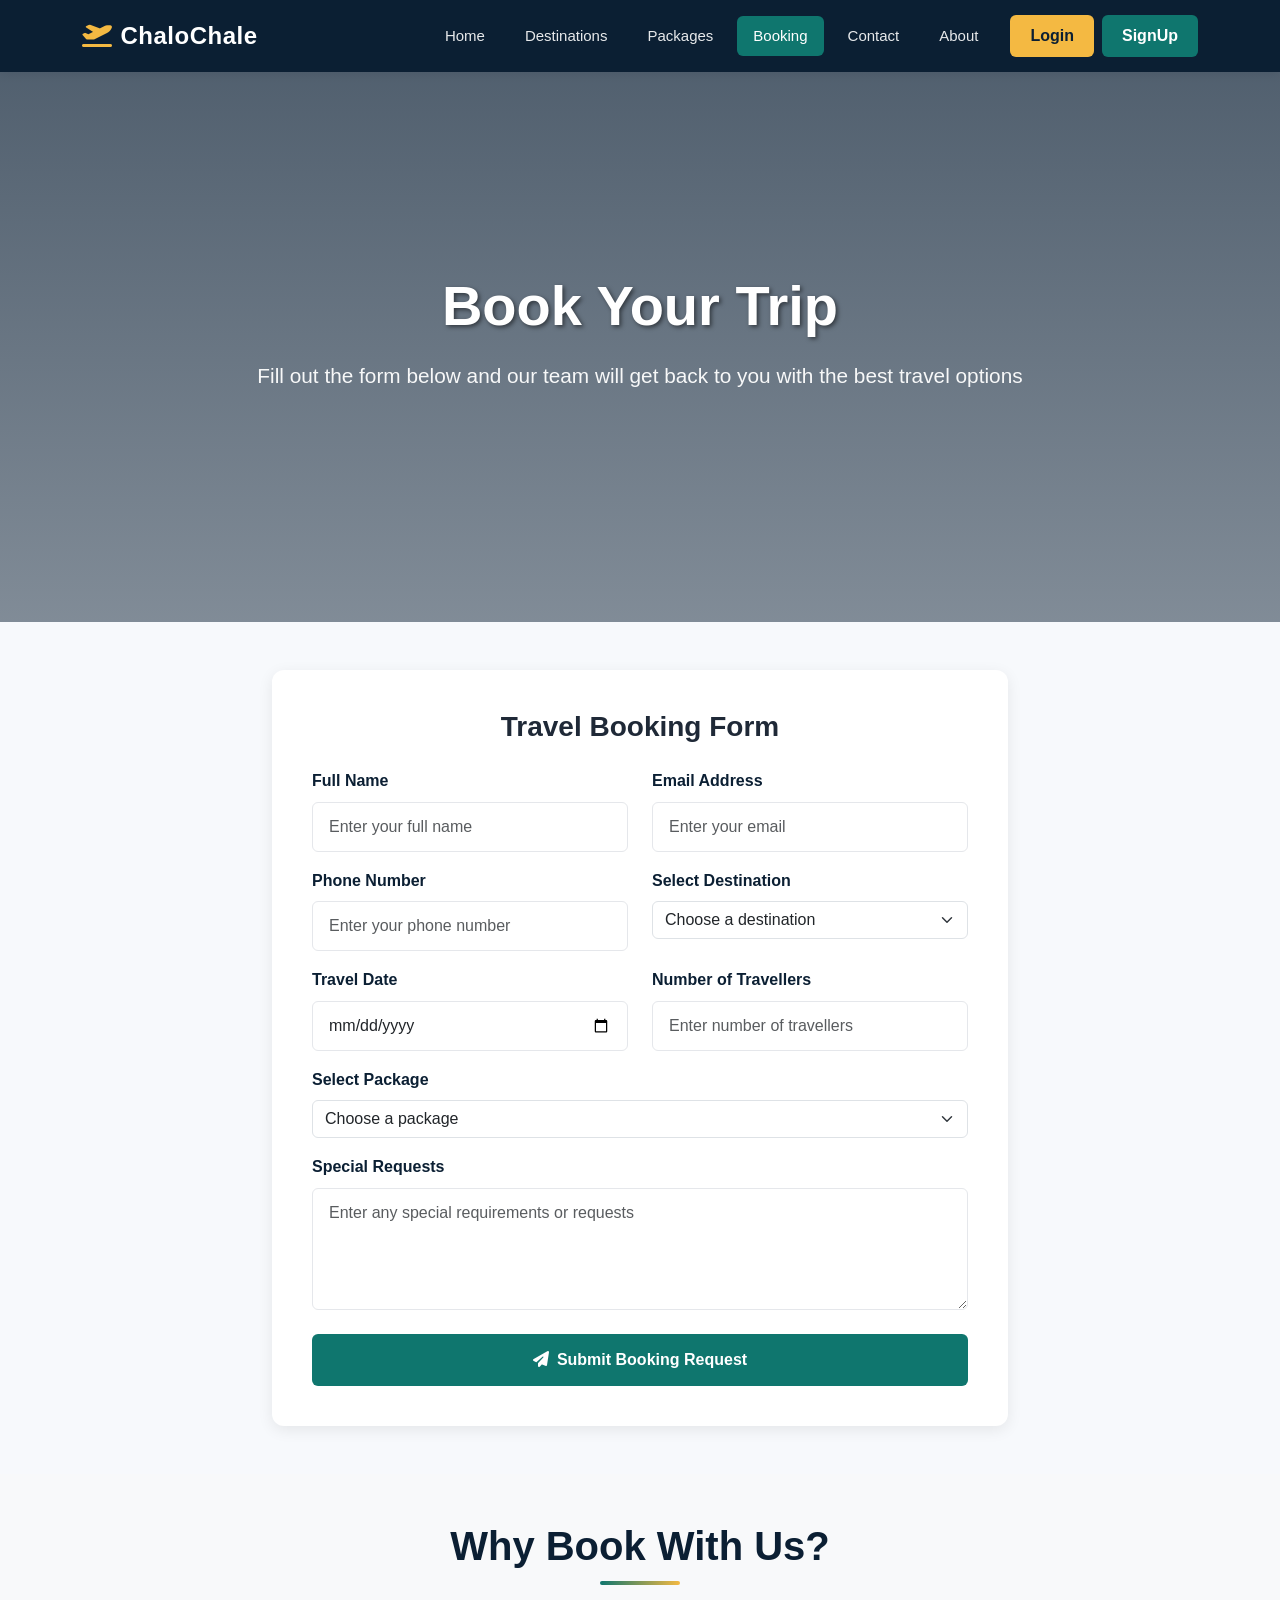
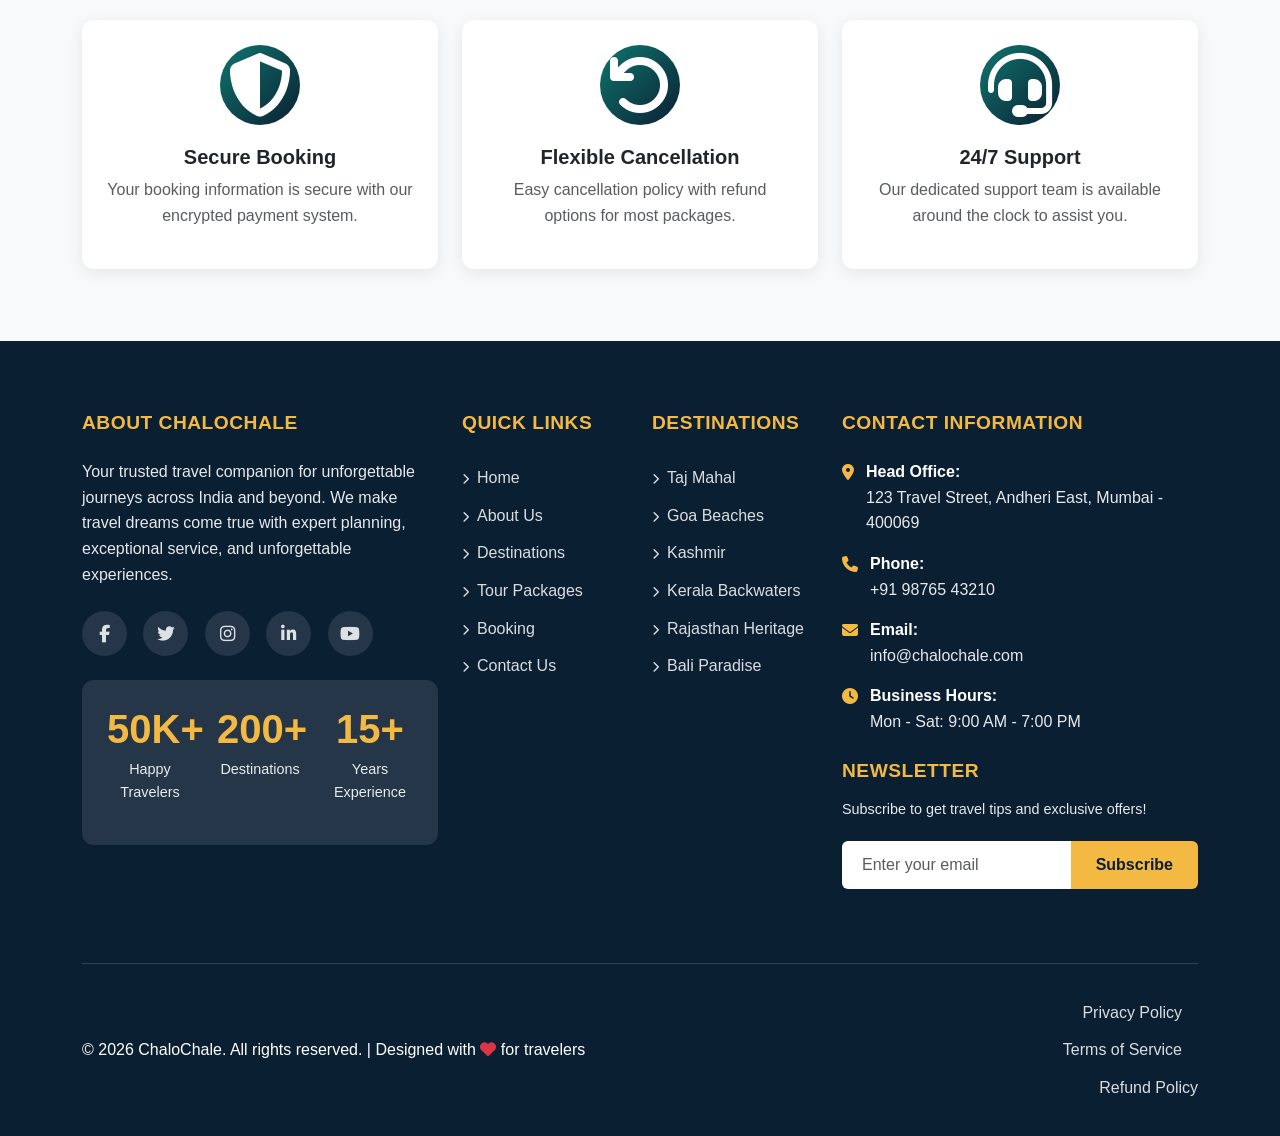
<file: Booking.html>
<!DOCTYPE html>
<html lang="en">
<head>
    <meta charset="UTF-8">
    <meta name="viewport" content="width=device-width, initial-scale=1.0">
    <title>Booking - ChaloChale</title>
    <link href="https://cdn.jsdelivr.net/npm/bootstrap@5.3.8/dist/css/bootstrap.min.css" rel="stylesheet"
        integrity="sha384-sRIl4kxILFvY47J16cr9ZwB07vP4J8+LH7qKQnuqkuIAvNWLzeN8tE5YBujZqJLB" crossorigin="anonymous">
    <link rel="stylesheet" href="https://cdnjs.cloudflare.com/ajax/libs/font-awesome/6.4.0/css/all.min.css">
    <link rel="stylesheet" href="css/styles.css">
</head>
<body>
    <nav class="navbar navbar-expand-lg navbar-dark">
        <div class="container">
            <a class="navbar-brand" href="index.html">
                <i class="fas fa-plane-departure me-2"></i>ChaloChale
            </a>

            <button class="navbar-toggler" type="button" data-bs-toggle="collapse"
                data-bs-target="#navbarSupportedContent">
                <span class="navbar-toggler-icon"></span>
            </button>

            <div class="collapse navbar-collapse" id="navbarSupportedContent">
                <ul class="navbar-nav ms-auto align-items-center">
                    <li class="nav-item">
                        <a class="nav-link" href="index.html">Home</a>
                    </li>
                    <li class="nav-item">
                        <a class="nav-link" href="destination.html">Destinations</a>
                    </li>
                    <li class="nav-item">
                        <a class="nav-link" href="packages.html">Packages</a>
                    </li>
                    <li class="nav-item">
                        <a class="nav-link active" href="Booking.html">Booking</a>
                    </li>
                    <li class="nav-item">
                        <a class="nav-link" href="contact.html">Contact</a>
                    </li>
                    <li class="nav-item">
                        <a class="nav-link" href="About.html">About</a>
                    </li>
                </ul>

                <a href="login.html" class="auth-btn login-btn ms-3">Login</a>
                <a href="signup.html" class="auth-btn signup-btn ms-2">SignUp</a>
            </div>
        </div>
    </nav>

    <!-- Hero Section -->
    <section class="hero-section" style="background-image: url('https://images.unsplash.com/photo-1436491865332-7a61a109cc05?ixlib=rb-4.0.3&auto=format&fit=crop&w=1920&q=80');">
        <div class="hero-overlay"></div>
        <div class="hero-content">
            <h1>Book Your Trip</h1>
            <p>Fill out the form below and our team will get back to you with the best travel options</p>
        </div>
    </section>

    <!-- Booking Form Section -->
    <section class="py-5">
        <div class="container">
            <div class="row justify-content-center">
                <div class="col-12 col-md-10 col-lg-8">
                    <div class="form-container">
                        <h3 class="text-center fw-bold mb-4">Travel Booking Form</h3>
                        <form>
                            <div class="row">
                                <div class="col-12 col-md-6 mb-3">
                                    <label class="form-label">Full Name</label>
                                    <input type="text" class="form-control" placeholder="Enter your full name" required>
                                </div>
                                <div class="col-12 col-md-6 mb-3">
                                    <label class="form-label">Email Address</label>
                                    <input type="email" class="form-control" placeholder="Enter your email" required>
                                </div>
                            </div>

                            <div class="row">
                                <div class="col-12 col-md-6 mb-3">
                                    <label class="form-label">Phone Number</label>
                                    <input type="tel" class="form-control" placeholder="Enter your phone number" required>
                                </div>
                                <div class="col-12 col-md-6 mb-3">
                                    <label class="form-label">Select Destination</label>
                                    <select class="form-select" required>
                                        <option value="">Choose a destination</option>
                                        <option>Goa</option>
                                        <option>Kashmir</option>
                                        <option>Kerala</option>
                                        <option>Manali</option>
                                        <option>Jaipur</option>
                                        <option>Agra (Taj Mahal)</option>
                                        <option>Leh Ladakh</option>
                                        <option>Bali</option>
                                        <option>Nepal</option>
                                        <option>Varanasi</option>
                                        <option>Amritsar</option>
                                        <option>Mysore</option>
                                    </select>
                                </div>
                            </div>

                            <div class="row">
                                <div class="col-12 col-md-6 mb-3">
                                    <label class="form-label">Travel Date</label>
                                    <input type="date" class="form-control" required>
                                </div>
                                <div class="col-12 col-md-6 mb-3">
                                    <label class="form-label">Number of Travellers</label>
                                    <input type="number" class="form-control" placeholder="Enter number of travellers" min="1" required>
                                </div>
                            </div>

                            <div class="mb-3">
                                <label class="form-label">Select Package</label>
                                <select class="form-select" required>
                                    <option value="">Choose a package</option>
                                    <option>Goa Beach Package - ₹15,999</option>
                                    <option>Jaipur Heritage Package - ₹15,999</option>
                                    <option>Kashmir Paradise Package - ₹25,999</option>
                                    <option>Kerala Backwaters Package - ₹22,999</option>
                                    <option>Manali Adventure Package - ₹18,999</option>
                                    <option>Ladakh Expedition Package - ₹35,999</option>
                                    <option>Custom Package</option>
                                </select>
                            </div>

                            <div class="mb-4">
                                <label class="form-label">Special Requests</label>
                                <textarea class="form-control" rows="4" placeholder="Enter any special requirements or requests"></textarea>
                            </div>

                            <button type="submit" class="btn btn-submit">
                                <i class="fas fa-paper-plane me-2"></i>Submit Booking Request
                            </button>
                        </form>
                    </div>
                </div>
            </div>
        </div>
    </section>

    <!-- Information Section -->
    <section class="py-5 bg-light">
        <div class="container">
            <h2 class="section-title">Why Book With Us?</h2>
            <div class="row">
                <div class="col-md-4 mb-4">
                    <div class="card h-100">
                        <div class="card-body text-center">
                            <div class="feature-icon">
                                <i class="fas fa-shield-alt fa-2x"></i>
                            </div>
                            <h5 class="fw-bold">Secure Booking</h5>
                            <p class="text-muted">Your booking information is secure with our encrypted payment system.</p>
                        </div>
                    </div>
                </div>
                <div class="col-md-4 mb-4">
                    <div class="card h-100">
                        <div class="card-body text-center">
                            <div class="feature-icon">
                                <i class="fas fa-undo fa-2x"></i>
                            </div>
                            <h5 class="fw-bold">Flexible Cancellation</h5>
                            <p class="text-muted">Easy cancellation policy with refund options for most packages.</p>
                        </div>
                    </div>
                </div>
                <div class="col-md-4 mb-4">
                    <div class="card h-100">
                        <div class="card-body text-center">
                            <div class="feature-icon">
                                <i class="fas fa-headset fa-2x"></i>
                            </div>
                            <h5 class="fw-bold">24/7 Support</h5>
                            <p class="text-muted">Our dedicated support team is available around the clock to assist you.</p>
                        </div>
                    </div>
                </div>
            </div>
        </div>
    </section>

    <!-- Footer -->
    <footer>
        <div class="container">
            <div class="row">
                <div class="col-lg-4 mb-4">
                    <h5>About ChaloChale</h5>
                    <p class="mb-4" style="opacity: 0.9;">Your trusted travel companion for unforgettable journeys across India and beyond. We make travel dreams come true with expert planning, exceptional service, and unforgettable experiences.</p>
                    <div class="social-icons">
                        <a href="#" title="Facebook"><i class="fab fa-facebook-f"></i></a>
                        <a href="#" title="Twitter"><i class="fab fa-twitter"></i></a>
                        <a href="#" title="Instagram"><i class="fab fa-instagram"></i></a>
                        <a href="#" title="LinkedIn"><i class="fab fa-linkedin-in"></i></a>
                        <a href="#" title="YouTube"><i class="fab fa-youtube"></i></a>
                    </div>

                    <div class="stats mt-4">
                        <div class="row">
                            <div class="col-4 stat-item">
                                <h3>50K+</h3>
                                <p>Happy Travelers</p>
                            </div>
                            <div class="col-4 stat-item">
                                <h3>200+</h3>
                                <p>Destinations</p>
                            </div>
                            <div class="col-4 stat-item">
                                <h3>15+</h3>
                                <p>Years Experience</p>
                            </div>
                        </div>
                    </div>
                </div>

                <div class="col-lg-2 col-md-4 mb-4">
                    <h5>Quick Links</h5>
                    <ul class="list-unstyled">
                        <li><a href="index.html"><i class="fas fa-chevron-right me-2" style="font-size: 0.7rem;"></i>Home</a></li>
                        <li><a href="About.html"><i class="fas fa-chevron-right me-2" style="font-size: 0.7rem;"></i>About Us</a></li>
                        <li><a href="destination.html"><i class="fas fa-chevron-right me-2" style="font-size: 0.7rem;"></i>Destinations</a></li>
                        <li><a href="packages.html"><i class="fas fa-chevron-right me-2" style="font-size: 0.7rem;"></i>Tour Packages</a></li>
                        <li><a href="Booking.html"><i class="fas fa-chevron-right me-2" style="font-size: 0.7rem;"></i>Booking</a></li>
                        <li><a href="contact.html"><i class="fas fa-chevron-right me-2" style="font-size: 0.7rem;"></i>Contact Us</a></li>
                    </ul>
                </div>

                <div class="col-lg-2 col-md-4 mb-4">
                    <h5>Destinations</h5>
                    <ul class="list-unstyled">
                        <li><a href="destination.html"><i class="fas fa-chevron-right me-2" style="font-size: 0.7rem;"></i>Taj Mahal</a></li>
                        <li><a href="destination.html"><i class="fas fa-chevron-right me-2" style="font-size: 0.7rem;"></i>Goa Beaches</a></li>
                        <li><a href="destination.html"><i class="fas fa-chevron-right me-2" style="font-size: 0.7rem;"></i>Kashmir</a></li>
                        <li><a href="destination.html"><i class="fas fa-chevron-right me-2" style="font-size: 0.7rem;"></i>Kerala Backwaters</a></li>
                        <li><a href="destination.html"><i class="fas fa-chevron-right me-2" style="font-size: 0.7rem;"></i>Rajasthan Heritage</a></li>
                        <li><a href="destination.html"><i class="fas fa-chevron-right me-2" style="font-size: 0.7rem;"></i>Bali Paradise</a></li>
                    </ul>
                </div>

                <div class="col-lg-4 col-md-4 mb-4">
                    <h5>Contact Information</h5>
                    <div class="contact-item">
                        <i class="fas fa-map-marker-alt"></i>
                        <div>
                            <strong>Head Office:</strong><br>
                            <span style="opacity: 0.9;">123 Travel Street, Andheri East, Mumbai - 400069</span>
                        </div>
                    </div>
                    <div class="contact-item">
                        <i class="fas fa-phone"></i>
                        <div>
                            <strong>Phone:</strong><br>
                            <span style="opacity: 0.9;">+91 98765 43210</span>
                        </div>
                    </div>
                    <div class="contact-item">
                        <i class="fas fa-envelope"></i>
                        <div>
                            <strong>Email:</strong><br>
                            <span style="opacity: 0.9;">info@chalochale.com</span>
                        </div>
                    </div>
                    <div class="contact-item">
                        <i class="fas fa-clock"></i>
                        <div>
                            <strong>Business Hours:</strong><br>
                            <span style="opacity: 0.9;">Mon - Sat: 9:00 AM - 7:00 PM</span>
                        </div>
                    </div>

                    <h5 class="mt-4 mb-3">Newsletter</h5>
                    <p style="opacity: 0.9; font-size: 0.9rem;">Subscribe to get travel tips and exclusive offers!</p>
                    <form class="newsletter-form">
                        <div class="input-group">
                            <input type="email" class="form-control" placeholder="Enter your email">
                            <button type="submit" class="btn">Subscribe</button>
                        </div>
                    </form>
                </div>
            </div>

            <div class="footer-bottom">
                <div class="row align-items-center">
                    <div class="col-md-6 text-center text-md-start">
                        <p class="mb-0">&copy; 2026 ChaloChale. All rights reserved. | Designed with <i class="fas fa-heart text-danger"></i> for travelers</p>
                    </div>
                    <div class="col-md-6 text-center text-md-end mt-3 mt-md-0">
                        <a href="#" class="me-3">Privacy Policy</a>
                        <a href="#" class="me-3">Terms of Service</a>
                        <a href="#">Refund Policy</a>
                    </div>
                </div>
            </div>
        </div>
    </footer>

    <script src="https://cdn.jsdelivr.net/npm/bootstrap@5.3.8/dist/js/bootstrap.bundle.min.js"
        integrity="sha384-FKyoEForCGlyvwx9Hj09JcYn3nv7wiPVlz7YYwJrWVcXK/BmnVDxM+D2scQbITxI"
        crossorigin="anonymous"></script>
</body>
</html>
</file>
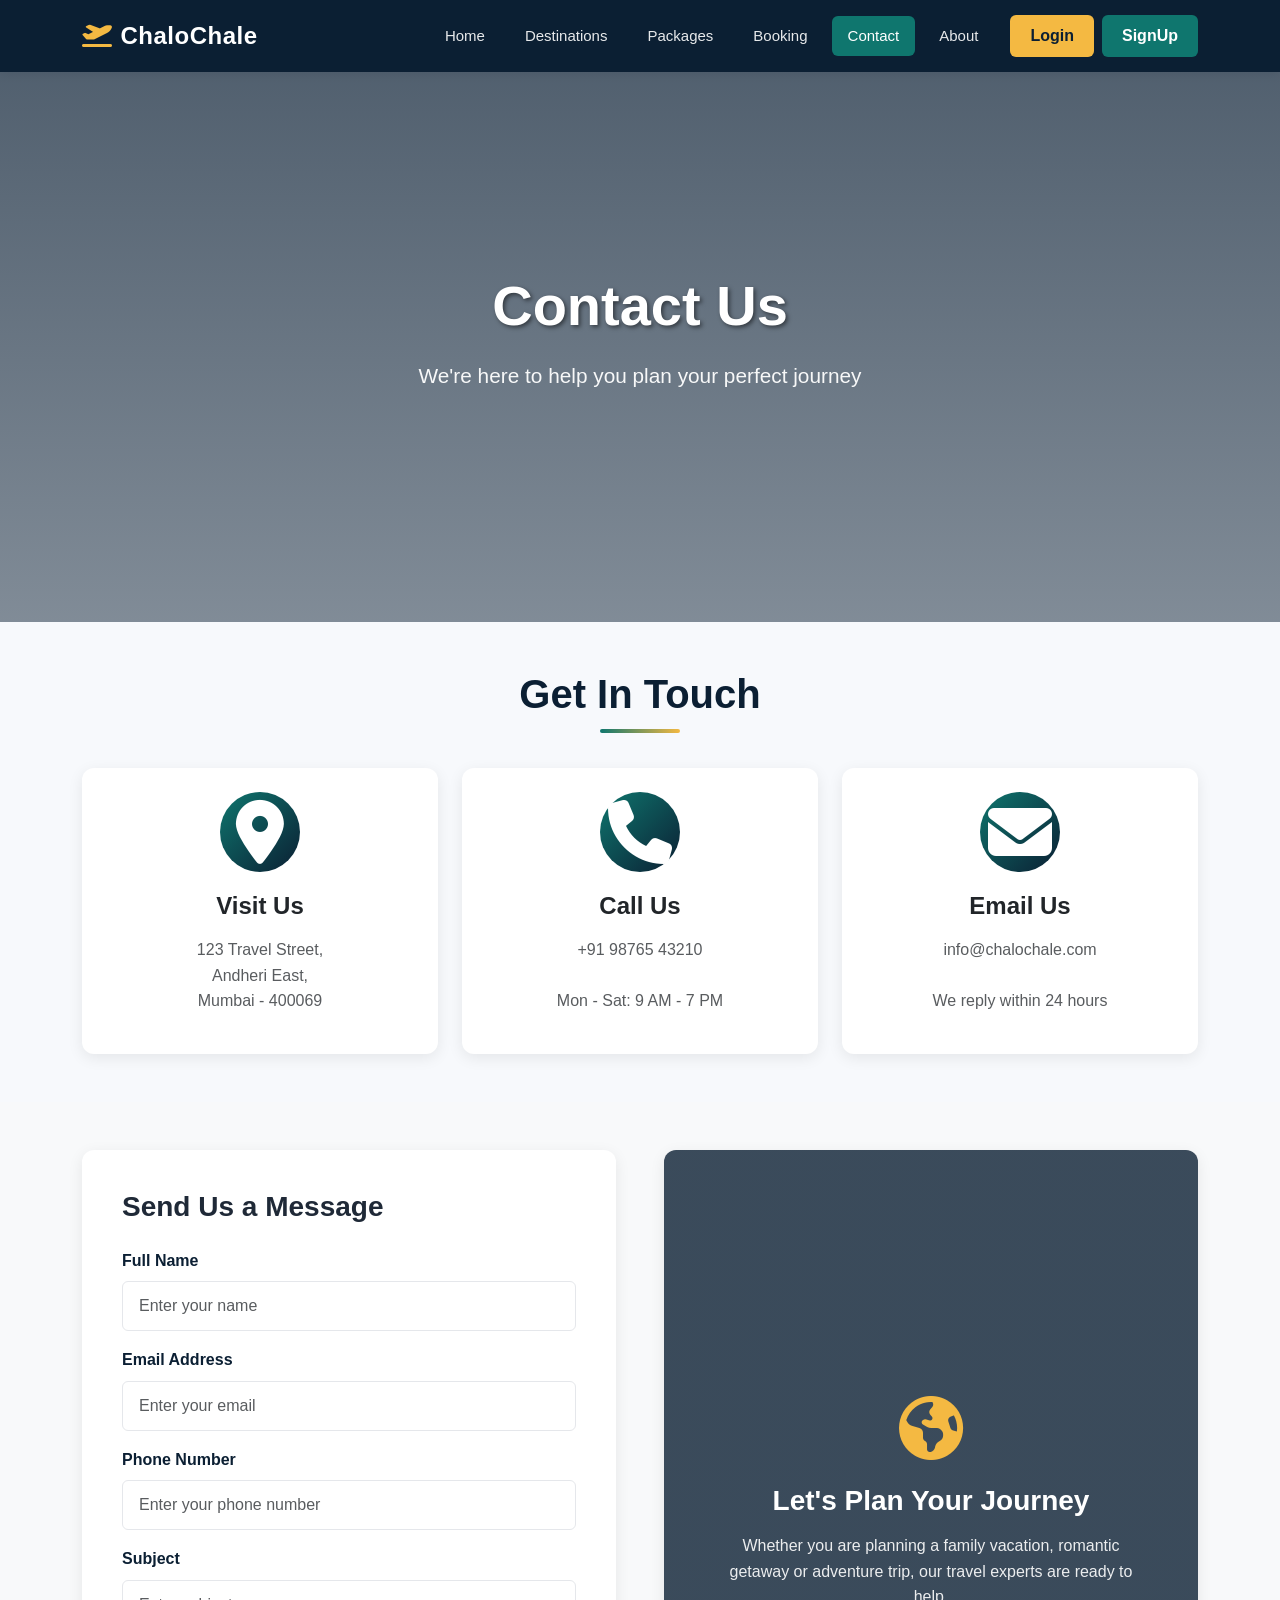
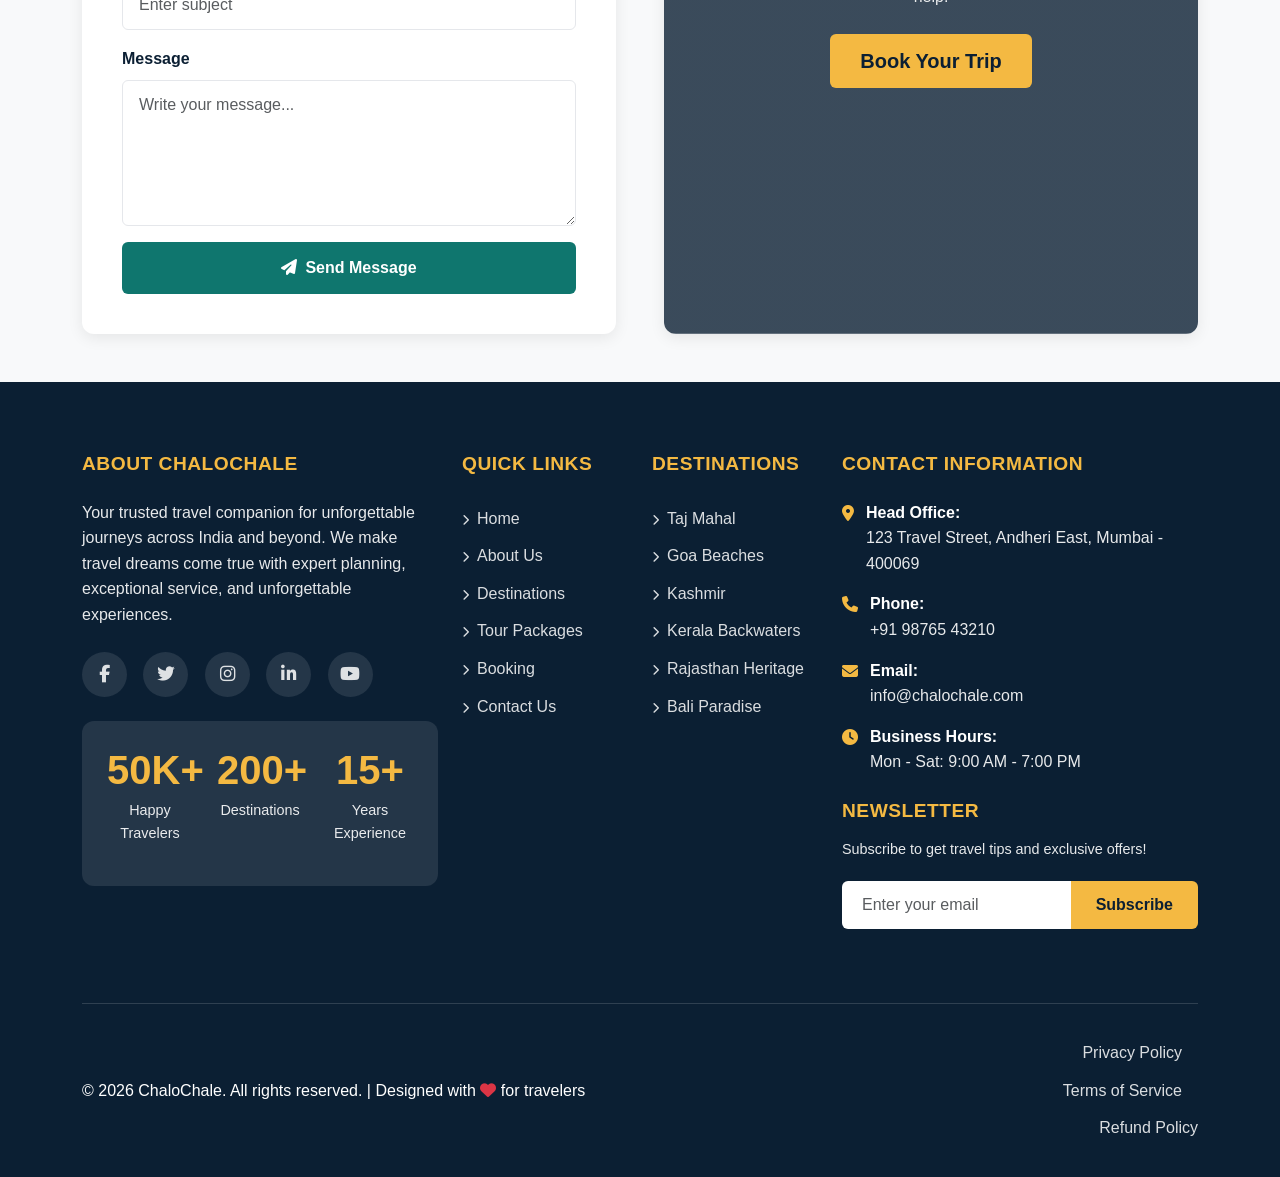
<file: contact.html>
<!DOCTYPE html>
<html lang="en">
<head>
    <meta charset="UTF-8">
    <meta name="viewport" content="width=device-width, initial-scale=1.0">
    <title>Contact Us - ChaloChale</title>
    <link href="https://cdn.jsdelivr.net/npm/bootstrap@5.3.8/dist/css/bootstrap.min.css" rel="stylesheet"
        integrity="sha384-sRIl4kxILFvY47J16cr9ZwB07vP4J8+LH7qKQnuqkuIAvNWLzeN8tE5YBujZqJLB" crossorigin="anonymous">
    <link rel="stylesheet" href="https://cdnjs.cloudflare.com/ajax/libs/font-awesome/6.4.0/css/all.min.css">
    <link rel="stylesheet" href="css/styles.css">
</head>
<body>
    <nav class="navbar navbar-expand-lg navbar-dark">
        <div class="container">
            <a class="navbar-brand" href="index.html">
                <i class="fas fa-plane-departure me-2"></i>ChaloChale
            </a>

            <button class="navbar-toggler" type="button" data-bs-toggle="collapse"
                data-bs-target="#navbarSupportedContent">
                <span class="navbar-toggler-icon"></span>
            </button>

            <div class="collapse navbar-collapse" id="navbarSupportedContent">
                <ul class="navbar-nav ms-auto align-items-center">
                    <li class="nav-item">
                        <a class="nav-link" href="index.html">Home</a>
                    </li>
                    <li class="nav-item">
                        <a class="nav-link" href="destination.html">Destinations</a>
                    </li>
                    <li class="nav-item">
                        <a class="nav-link" href="packages.html">Packages</a>
                    </li>
                    <li class="nav-item">
                        <a class="nav-link" href="Booking.html">Booking</a>
                    </li>
                    <li class="nav-item">
                        <a class="nav-link active" href="contact.html">Contact</a>
                    </li>
                    <li class="nav-item">
                        <a class="nav-link" href="About.html">About</a>
                    </li>
                </ul>

                <a href="login.html" class="auth-btn login-btn ms-3">Login</a>
                <a href="signup.html" class="auth-btn signup-btn ms-2">SignUp</a>
            </div>
        </div>
    </nav>

    <!-- Hero Section -->
    <section class="hero-section" style="background-image: url('https://images.unsplash.com/photo-1500534623283-312aade485b7?ixlib=rb-4.0.3&auto=format&fit=crop&w=1920&q=80');">
        <div class="hero-overlay"></div>
        <div class="hero-content">
            <h1>Contact Us</h1>
            <p>We're here to help you plan your perfect journey</p>
        </div>
    </section>

    <!-- Contact Information Section -->
    <section class="py-5">
        <div class="container">
            <h2 class="section-title">Get In Touch</h2>
            <div class="row g-4">
                <div class="col-md-4">
                    <div class="card h-100 text-center p-4">
                        <div class="feature-icon">
                            <i class="fas fa-map-marker-alt fa-2x"></i>
                        </div>
                        <h4 class="fw-bold mb-3">Visit Us</h4>
                        <p class="text-muted">123 Travel Street,<br>Andheri East,<br>Mumbai - 400069</p>
                    </div>
                </div>
                <div class="col-md-4">
                    <div class="card h-100 text-center p-4">
                        <div class="feature-icon">
                            <i class="fas fa-phone fa-2x"></i>
                        </div>
                        <h4 class="fw-bold mb-3">Call Us</h4>
                        <p class="text-muted">+91 98765 43210<br><br>Mon - Sat: 9 AM - 7 PM</p>
                    </div>
                </div>
                <div class="col-md-4">
                    <div class="card h-100 text-center p-4">
                        <div class="feature-icon">
                            <i class="fas fa-envelope fa-2x"></i>
                        </div>
                        <h4 class="fw-bold mb-3">Email Us</h4>
                        <p class="text-muted">info@chalochale.com<br><br>We reply within 24 hours</p>
                    </div>
                </div>
            </div>
        </div>
    </section>

    <!-- Contact Form Section -->
    <section class="py-5 bg-light">
        <div class="container">
            <div class="row g-5">
                <div class="col-lg-6">
                    <div class="form-container">
                        <h3 class="fw-bold mb-4">Send Us a Message</h3>
                        <form>
                            <div class="mb-3">
                                <label class="form-label">Full Name</label>
                                <input type="text" class="form-control" placeholder="Enter your name" required>
                            </div>
                            <div class="mb-3">
                                <label class="form-label">Email Address</label>
                                <input type="email" class="form-control" placeholder="Enter your email" required>
                            </div>
                            <div class="mb-3">
                                <label class="form-label">Phone Number</label>
                                <input type="tel" class="form-control" placeholder="Enter your phone number" required>
                            </div>
                            <div class="mb-3">
                                <label class="form-label">Subject</label>
                                <input type="text" class="form-control" placeholder="Enter subject" required>
                            </div>
                            <div class="mb-3">
                                <label class="form-label">Message</label>
                                <textarea class="form-control" rows="5" placeholder="Write your message..." required></textarea>
                            </div>
                            <button type="submit" class="btn btn-submit">
                                <i class="fas fa-paper-plane me-2"></i>Send Message
                            </button>
                        </form>
                    </div>
                </div>
                <div class="col-lg-6">
                    <div class="card h-100" style="background: linear-gradient(rgba(11, 31, 51, 0.8), rgba(11, 31, 51, 0.8)), url('https://images.unsplash.com/photo-1526772662000-3f88f10405ff?ixlib=rb-4.0.3&auto=format&fit=crop&w=1000&q=80'); background-size: cover; background-position: center; color: white;">
                        <div class="card-body d-flex flex-column justify-content-center align-items-center text-center p-5">
                            <i class="fas fa-globe-americas fa-4x mb-4" style="color: var(--accent-color);"></i>
                            <h3 class="fw-bold mb-3">Let's Plan Your Journey</h3>
                            <p class="mb-4" style="opacity: 0.9;">Whether you are planning a family vacation, romantic getaway or adventure trip, our travel experts are ready to help.</p>
                            <a href="Booking.html" class="btn btn-secondary-custom btn-lg">Book Your Trip</a>
                        </div>
                    </div>
                </div>
            </div>
        </div>
    </section>

    <!-- Footer -->
    <footer>
        <div class="container">
            <div class="row">
                <div class="col-lg-4 mb-4">
                    <h5>About ChaloChale</h5>
                    <p class="mb-4" style="opacity: 0.9;">Your trusted travel companion for unforgettable journeys across India and beyond. We make travel dreams come true with expert planning, exceptional service, and unforgettable experiences.</p>
                    <div class="social-icons">
                        <a href="#" title="Facebook"><i class="fab fa-facebook-f"></i></a>
                        <a href="#" title="Twitter"><i class="fab fa-twitter"></i></a>
                        <a href="#" title="Instagram"><i class="fab fa-instagram"></i></a>
                        <a href="#" title="LinkedIn"><i class="fab fa-linkedin-in"></i></a>
                        <a href="#" title="YouTube"><i class="fab fa-youtube"></i></a>
                    </div>

                    <div class="stats mt-4">
                        <div class="row">
                            <div class="col-4 stat-item">
                                <h3>50K+</h3>
                                <p>Happy Travelers</p>
                            </div>
                            <div class="col-4 stat-item">
                                <h3>200+</h3>
                                <p>Destinations</p>
                            </div>
                            <div class="col-4 stat-item">
                                <h3>15+</h3>
                                <p>Years Experience</p>
                            </div>
                        </div>
                    </div>
                </div>

                <div class="col-lg-2 col-md-4 mb-4">
                    <h5>Quick Links</h5>
                    <ul class="list-unstyled">
                        <li><a href="index.html"><i class="fas fa-chevron-right me-2" style="font-size: 0.7rem;"></i>Home</a></li>
                        <li><a href="About.html"><i class="fas fa-chevron-right me-2" style="font-size: 0.7rem;"></i>About Us</a></li>
                        <li><a href="destination.html"><i class="fas fa-chevron-right me-2" style="font-size: 0.7rem;"></i>Destinations</a></li>
                        <li><a href="packages.html"><i class="fas fa-chevron-right me-2" style="font-size: 0.7rem;"></i>Tour Packages</a></li>
                        <li><a href="Booking.html"><i class="fas fa-chevron-right me-2" style="font-size: 0.7rem;"></i>Booking</a></li>
                        <li><a href="contact.html"><i class="fas fa-chevron-right me-2" style="font-size: 0.7rem;"></i>Contact Us</a></li>
                    </ul>
                </div>

                <div class="col-lg-2 col-md-4 mb-4">
                    <h5>Destinations</h5>
                    <ul class="list-unstyled">
                        <li><a href="destination.html"><i class="fas fa-chevron-right me-2" style="font-size: 0.7rem;"></i>Taj Mahal</a></li>
                        <li><a href="destination.html"><i class="fas fa-chevron-right me-2" style="font-size: 0.7rem;"></i>Goa Beaches</a></li>
                        <li><a href="destination.html"><i class="fas fa-chevron-right me-2" style="font-size: 0.7rem;"></i>Kashmir</a></li>
                        <li><a href="destination.html"><i class="fas fa-chevron-right me-2" style="font-size: 0.7rem;"></i>Kerala Backwaters</a></li>
                        <li><a href="destination.html"><i class="fas fa-chevron-right me-2" style="font-size: 0.7rem;"></i>Rajasthan Heritage</a></li>
                        <li><a href="destination.html"><i class="fas fa-chevron-right me-2" style="font-size: 0.7rem;"></i>Bali Paradise</a></li>
                    </ul>
                </div>

                <div class="col-lg-4 col-md-4 mb-4">
                    <h5>Contact Information</h5>
                    <div class="contact-item">
                        <i class="fas fa-map-marker-alt"></i>
                        <div>
                            <strong>Head Office:</strong><br>
                            <span style="opacity: 0.9;">123 Travel Street, Andheri East, Mumbai - 400069</span>
                        </div>
                    </div>
                    <div class="contact-item">
                        <i class="fas fa-phone"></i>
                        <div>
                            <strong>Phone:</strong><br>
                            <span style="opacity: 0.9;">+91 98765 43210</span>
                        </div>
                    </div>
                    <div class="contact-item">
                        <i class="fas fa-envelope"></i>
                        <div>
                            <strong>Email:</strong><br>
                            <span style="opacity: 0.9;">info@chalochale.com</span>
                        </div>
                    </div>
                    <div class="contact-item">
                        <i class="fas fa-clock"></i>
                        <div>
                            <strong>Business Hours:</strong><br>
                            <span style="opacity: 0.9;">Mon - Sat: 9:00 AM - 7:00 PM</span>
                        </div>
                    </div>

                    <h5 class="mt-4 mb-3">Newsletter</h5>
                    <p style="opacity: 0.9; font-size: 0.9rem;">Subscribe to get travel tips and exclusive offers!</p>
                    <form class="newsletter-form">
                        <div class="input-group">
                            <input type="email" class="form-control" placeholder="Enter your email">
                            <button type="submit" class="btn">Subscribe</button>
                        </div>
                    </form>
                </div>
            </div>

            <div class="footer-bottom">
                <div class="row align-items-center">
                    <div class="col-md-6 text-center text-md-start">
                        <p class="mb-0">&copy; 2026 ChaloChale. All rights reserved. | Designed with <i class="fas fa-heart text-danger"></i> for travelers</p>
                    </div>
                    <div class="col-md-6 text-center text-md-end mt-3 mt-md-0">
                        <a href="#" class="me-3">Privacy Policy</a>
                        <a href="#" class="me-3">Terms of Service</a>
                        <a href="#">Refund Policy</a>
                    </div>
                </div>
            </div>
        </div>
    </footer>

    <script src="https://cdn.jsdelivr.net/npm/bootstrap@5.3.8/dist/js/bootstrap.bundle.min.js"
        integrity="sha384-FKyoEForCGlyvwx9Hj09JcYn3nv7wiPVlz7YYwJrWVcXK/BmnVDxM+D2scQbITxI"
        crossorigin="anonymous"></script>
</body>
</html>
</file>
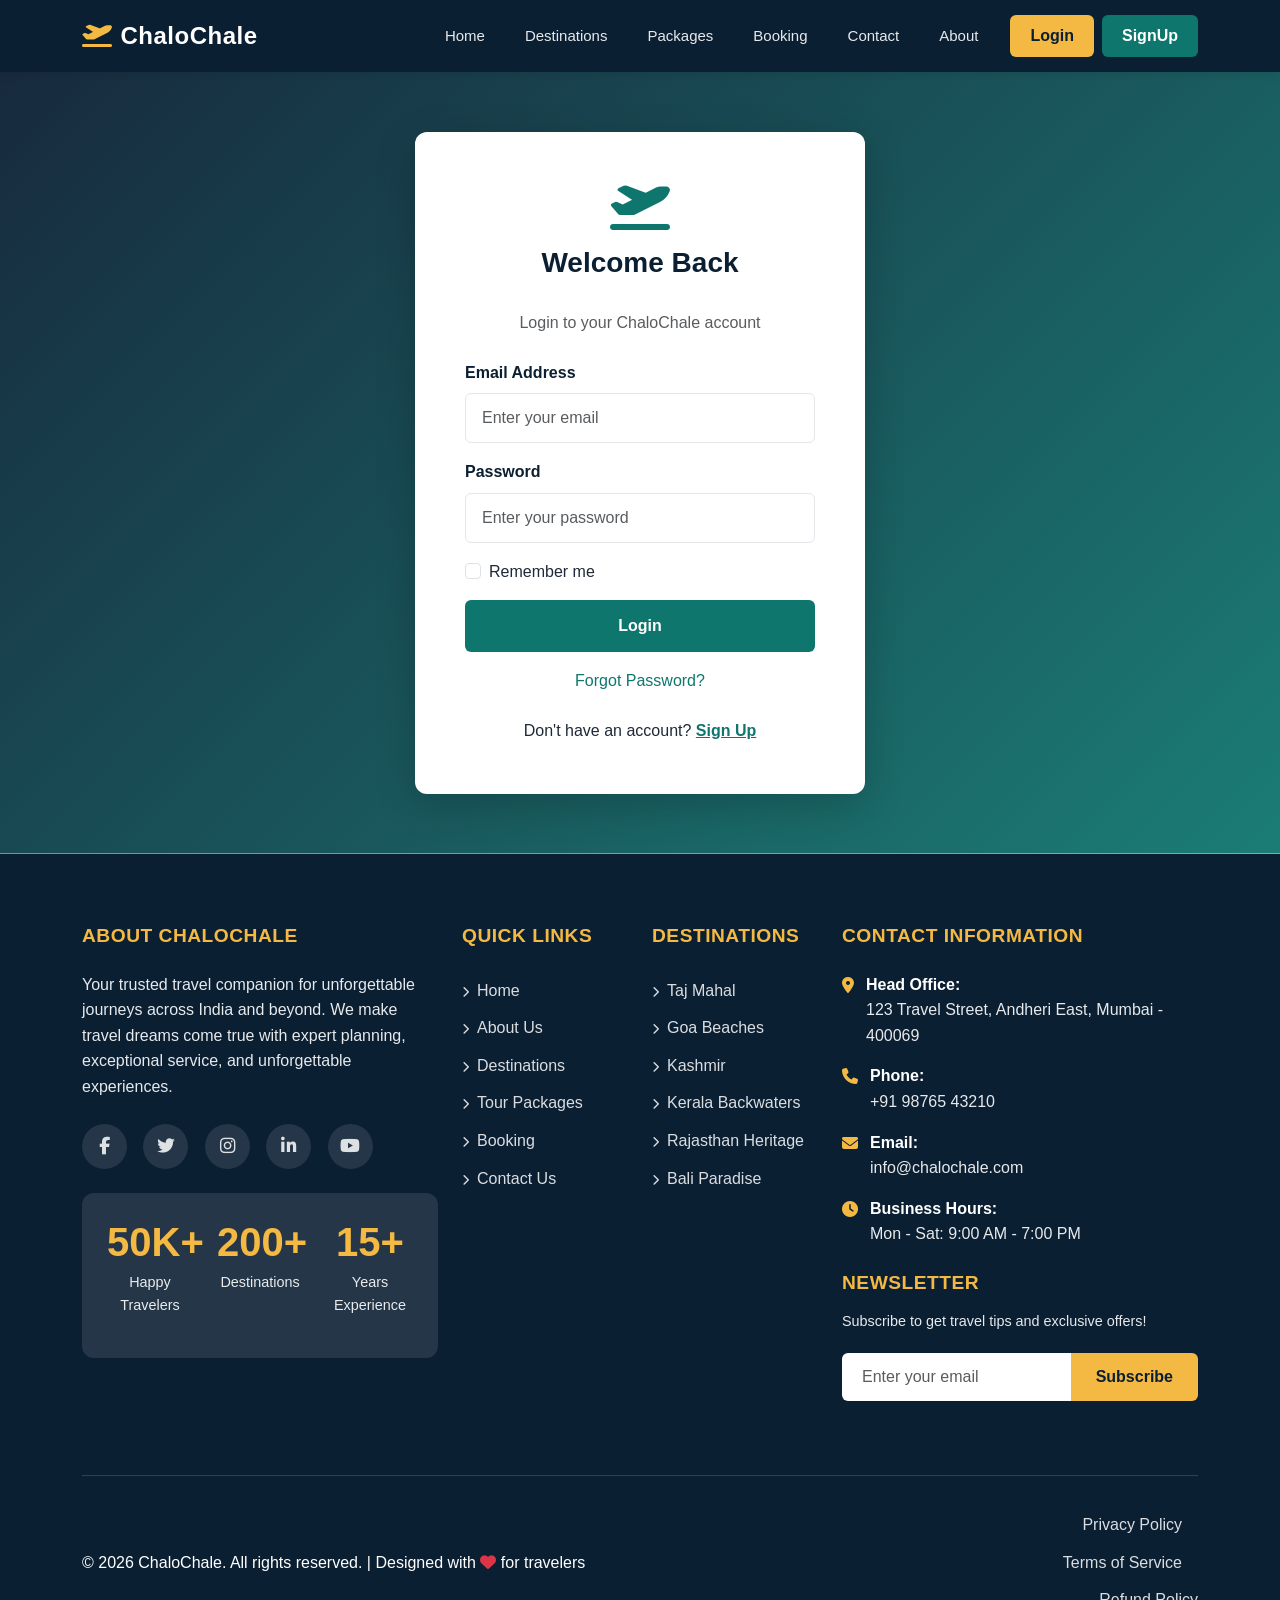
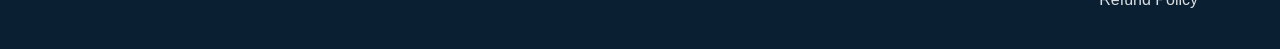
<file: login.html>
<!DOCTYPE html>
<html lang="en">
<head>
    <meta charset="UTF-8">
    <meta name="viewport" content="width=device-width, initial-scale=1.0">
    <title>Login - ChaloChale</title>
    <link href="https://cdn.jsdelivr.net/npm/bootstrap@5.3.8/dist/css/bootstrap.min.css" rel="stylesheet"
        integrity="sha384-sRIl4kxILFvY47J16cr9ZwB07vP4J8+LH7qKQnuqkuIAvNWLzeN8tE5YBujZqJLB" crossorigin="anonymous">
    <link rel="stylesheet" href="https://cdnjs.cloudflare.com/ajax/libs/font-awesome/6.4.0/css/all.min.css">
    <link rel="stylesheet" href="css/styles.css">
</head>
<body>
    <nav class="navbar navbar-expand-lg navbar-dark">
        <div class="container">
            <a class="navbar-brand" href="index.html">
                <i class="fas fa-plane-departure me-2"></i>ChaloChale
            </a>

            <button class="navbar-toggler" type="button" data-bs-toggle="collapse"
                data-bs-target="#navbarSupportedContent">
                <span class="navbar-toggler-icon"></span>
            </button>

            <div class="collapse navbar-collapse" id="navbarSupportedContent">
                <ul class="navbar-nav ms-auto align-items-center">
                    <li class="nav-item">
                        <a class="nav-link" href="index.html">Home</a>
                    </li>
                    <li class="nav-item">
                        <a class="nav-link" href="destination.html">Destinations</a>
                    </li>
                    <li class="nav-item">
                        <a class="nav-link" href="packages.html">Packages</a>
                    </li>
                    <li class="nav-item">
                        <a class="nav-link" href="Booking.html">Booking</a>
                    </li>
                    <li class="nav-item">
                        <a class="nav-link" href="contact.html">Contact</a>
                    </li>
                    <li class="nav-item">
                        <a class="nav-link" href="About.html">About</a>
                    </li>
                </ul>

                <a href="login.html" class="auth-btn login-btn ms-3">Login</a>
                <a href="signup.html" class="auth-btn signup-btn ms-2">SignUp</a>
            </div>
        </div>
    </nav>

    <!-- Login Section -->
    <section class="auth-page">
        <div class="auth-card">
            <div class="text-center mb-4">
                <i class="fas fa-plane-departure fa-3x mb-3" style="color: var(--secondary-color);"></i>
                <h3>Welcome Back</h3>
                <p class="text-muted">Login to your ChaloChale account</p>
            </div>
            <form>
                <div class="mb-3">
                    <label class="form-label">Email Address</label>
                    <input type="email" class="form-control" placeholder="Enter your email" required>
                </div>
                <div class="mb-3">
                    <label class="form-label">Password</label>
                    <input type="password" class="form-control" placeholder="Enter your password" required>
                </div>
                <div class="mb-3 form-check">
                    <input type="checkbox" class="form-check-input" id="rememberMe">
                    <label class="form-check-label" for="rememberMe">Remember me</label>
                </div>
                <button type="submit" class="btn btn-submit w-100 mb-3">Login</button>
                <div class="text-center">
                    <a href="#" class="text-decoration-none" style="color: var(--secondary-color);">Forgot Password?</a>
                </div>
            </form>
            <div class="text-center mt-4">
                <p class="mb-0">Don't have an account? <a href="signup.html" style="color: var(--secondary-color); font-weight: 600;">Sign Up</a></p>
            </div>
        </div>
    </section>

    <!-- Footer -->
    <footer>
        <div class="container">
            <div class="row">
                <div class="col-lg-4 mb-4">
                    <h5>About ChaloChale</h5>
                    <p class="mb-4" style="opacity: 0.9;">Your trusted travel companion for unforgettable journeys across India and beyond. We make travel dreams come true with expert planning, exceptional service, and unforgettable experiences.</p>
                    <div class="social-icons">
                        <a href="#" title="Facebook"><i class="fab fa-facebook-f"></i></a>
                        <a href="#" title="Twitter"><i class="fab fa-twitter"></i></a>
                        <a href="#" title="Instagram"><i class="fab fa-instagram"></i></a>
                        <a href="#" title="LinkedIn"><i class="fab fa-linkedin-in"></i></a>
                        <a href="#" title="YouTube"><i class="fab fa-youtube"></i></a>
                    </div>

                    <div class="stats mt-4">
                        <div class="row">
                            <div class="col-4 stat-item">
                                <h3>50K+</h3>
                                <p>Happy Travelers</p>
                            </div>
                            <div class="col-4 stat-item">
                                <h3>200+</h3>
                                <p>Destinations</p>
                            </div>
                            <div class="col-4 stat-item">
                                <h3>15+</h3>
                                <p>Years Experience</p>
                            </div>
                        </div>
                    </div>
                </div>

                <div class="col-lg-2 col-md-4 mb-4">
                    <h5>Quick Links</h5>
                    <ul class="list-unstyled">
                        <li><a href="index.html"><i class="fas fa-chevron-right me-2" style="font-size: 0.7rem;"></i>Home</a></li>
                        <li><a href="About.html"><i class="fas fa-chevron-right me-2" style="font-size: 0.7rem;"></i>About Us</a></li>
                        <li><a href="destination.html"><i class="fas fa-chevron-right me-2" style="font-size: 0.7rem;"></i>Destinations</a></li>
                        <li><a href="packages.html"><i class="fas fa-chevron-right me-2" style="font-size: 0.7rem;"></i>Tour Packages</a></li>
                        <li><a href="Booking.html"><i class="fas fa-chevron-right me-2" style="font-size: 0.7rem;"></i>Booking</a></li>
                        <li><a href="contact.html"><i class="fas fa-chevron-right me-2" style="font-size: 0.7rem;"></i>Contact Us</a></li>
                    </ul>
                </div>

                <div class="col-lg-2 col-md-4 mb-4">
                    <h5>Destinations</h5>
                    <ul class="list-unstyled">
                        <li><a href="destination.html"><i class="fas fa-chevron-right me-2" style="font-size: 0.7rem;"></i>Taj Mahal</a></li>
                        <li><a href="destination.html"><i class="fas fa-chevron-right me-2" style="font-size: 0.7rem;"></i>Goa Beaches</a></li>
                        <li><a href="destination.html"><i class="fas fa-chevron-right me-2" style="font-size: 0.7rem;"></i>Kashmir</a></li>
                        <li><a href="destination.html"><i class="fas fa-chevron-right me-2" style="font-size: 0.7rem;"></i>Kerala Backwaters</a></li>
                        <li><a href="destination.html"><i class="fas fa-chevron-right me-2" style="font-size: 0.7rem;"></i>Rajasthan Heritage</a></li>
                        <li><a href="destination.html"><i class="fas fa-chevron-right me-2" style="font-size: 0.7rem;"></i>Bali Paradise</a></li>
                    </ul>
                </div>

                <div class="col-lg-4 col-md-4 mb-4">
                    <h5>Contact Information</h5>
                    <div class="contact-item">
                        <i class="fas fa-map-marker-alt"></i>
                        <div>
                            <strong>Head Office:</strong><br>
                            <span style="opacity: 0.9;">123 Travel Street, Andheri East, Mumbai - 400069</span>
                        </div>
                    </div>
                    <div class="contact-item">
                        <i class="fas fa-phone"></i>
                        <div>
                            <strong>Phone:</strong><br>
                            <span style="opacity: 0.9;">+91 98765 43210</span>
                        </div>
                    </div>
                    <div class="contact-item">
                        <i class="fas fa-envelope"></i>
                        <div>
                            <strong>Email:</strong><br>
                            <span style="opacity: 0.9;">info@chalochale.com</span>
                        </div>
                    </div>
                    <div class="contact-item">
                        <i class="fas fa-clock"></i>
                        <div>
                            <strong>Business Hours:</strong><br>
                            <span style="opacity: 0.9;">Mon - Sat: 9:00 AM - 7:00 PM</span>
                        </div>
                    </div>

                    <h5 class="mt-4 mb-3">Newsletter</h5>
                    <p style="opacity: 0.9; font-size: 0.9rem;">Subscribe to get travel tips and exclusive offers!</p>
                    <form class="newsletter-form">
                        <div class="input-group">
                            <input type="email" class="form-control" placeholder="Enter your email">
                            <button type="submit" class="btn">Subscribe</button>
                        </div>
                    </form>
                </div>
            </div>

            <div class="footer-bottom">
                <div class="row align-items-center">
                    <div class="col-md-6 text-center text-md-start">
                        <p class="mb-0">&copy; 2026 ChaloChale. All rights reserved. | Designed with <i class="fas fa-heart text-danger"></i> for travelers</p>
                    </div>
                    <div class="col-md-6 text-center text-md-end mt-3 mt-md-0">
                        <a href="#" class="me-3">Privacy Policy</a>
                        <a href="#" class="me-3">Terms of Service</a>
                        <a href="#">Refund Policy</a>
                    </div>
                </div>
            </div>
        </div>
    </footer>

    <script src="https://cdn.jsdelivr.net/npm/bootstrap@5.3.8/dist/js/bootstrap.bundle.min.js"
        integrity="sha384-FKyoEForCGlyvwx9Hj09JcYn3nv7wiPVlz7YYwJrWVcXK/BmnVDxM+D2scQbITxI"
        crossorigin="anonymous"></script>
</body>
</html>
</file>
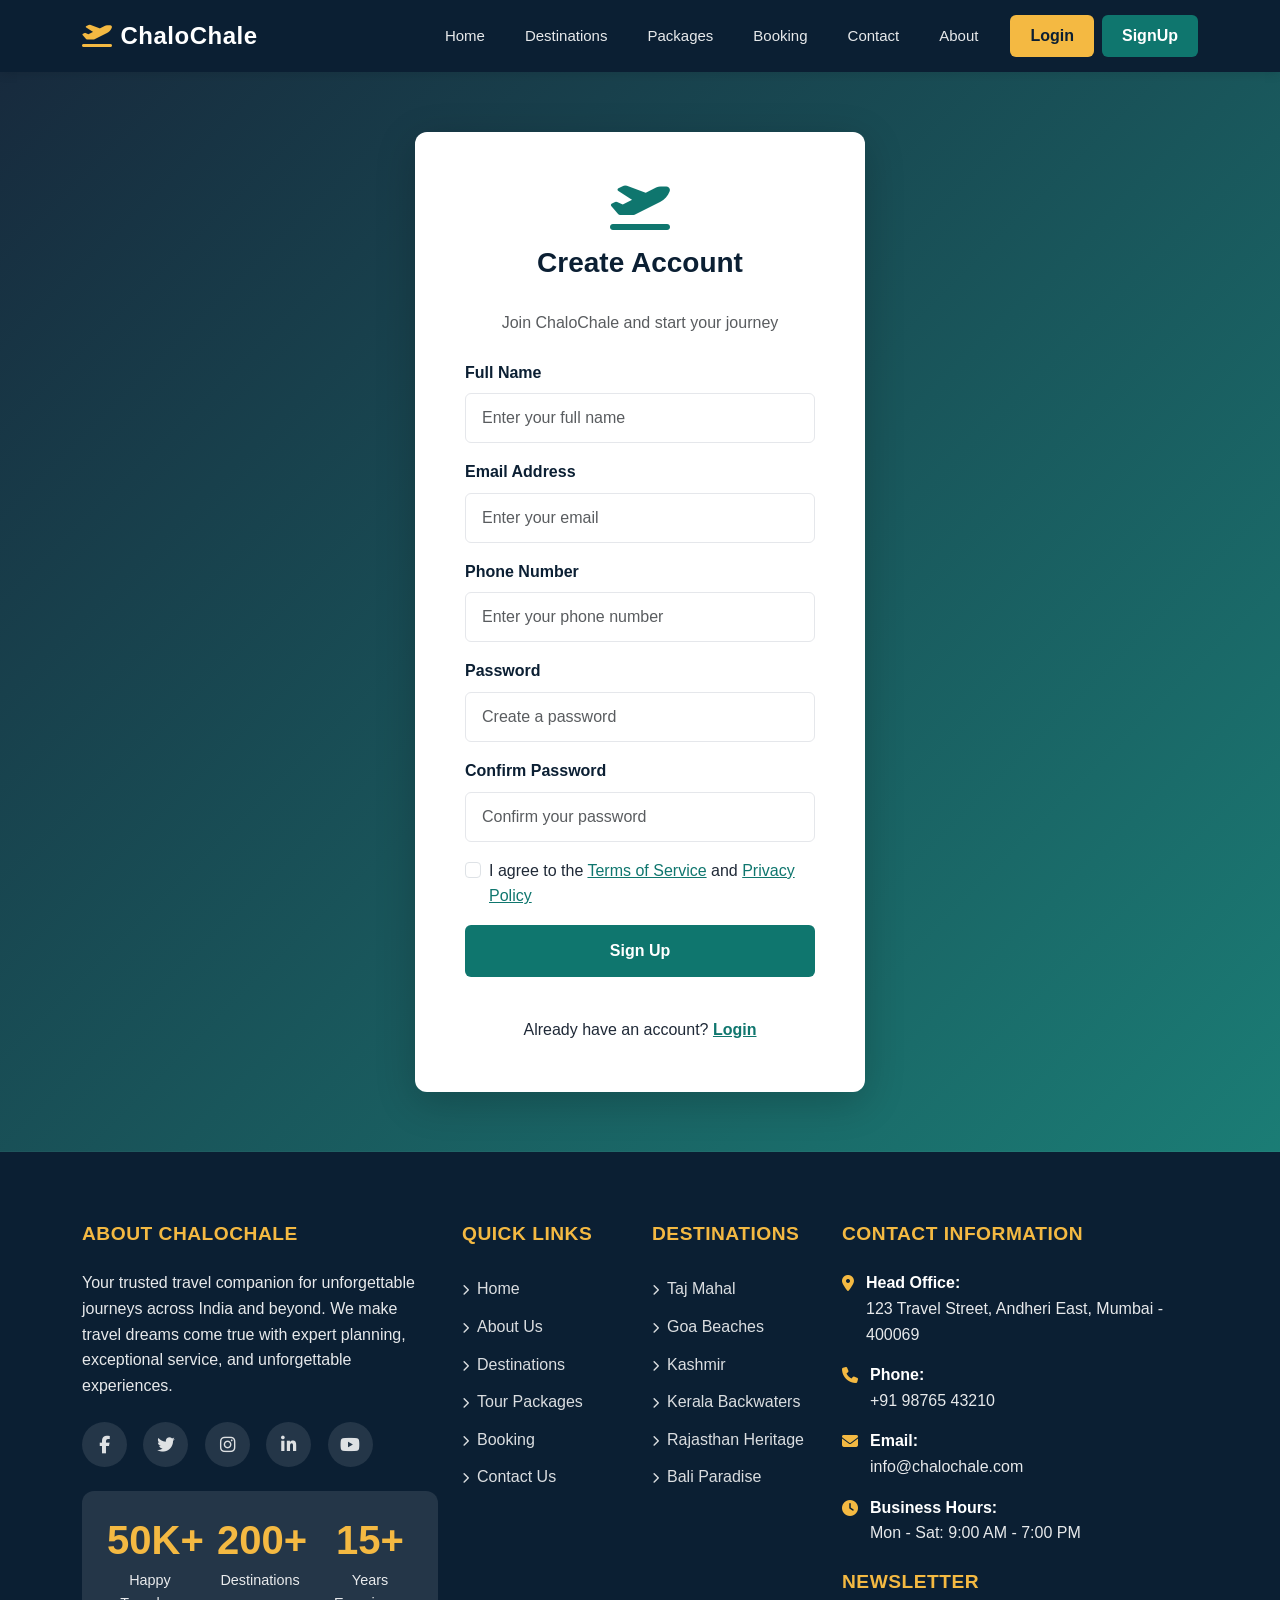
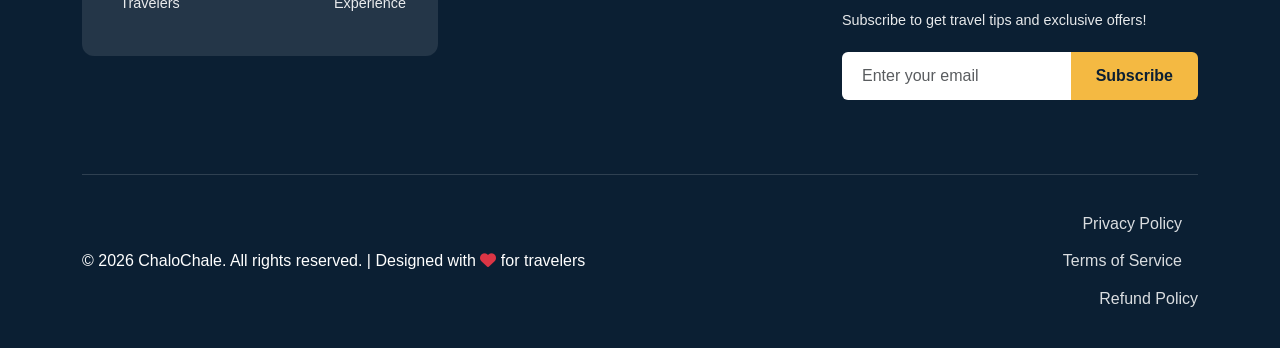
<file: signup.html>
<!DOCTYPE html>
<html lang="en">
<head>
    <meta charset="UTF-8">
    <meta name="viewport" content="width=device-width, initial-scale=1.0">
    <title>Sign Up - ChaloChale</title>
    <link href="https://cdn.jsdelivr.net/npm/bootstrap@5.3.8/dist/css/bootstrap.min.css" rel="stylesheet"
        integrity="sha384-sRIl4kxILFvY47J16cr9ZwB07vP4J8+LH7qKQnuqkuIAvNWLzeN8tE5YBujZqJLB" crossorigin="anonymous">
    <link rel="stylesheet" href="https://cdnjs.cloudflare.com/ajax/libs/font-awesome/6.4.0/css/all.min.css">
    <link rel="stylesheet" href="css/styles.css">
</head>
<body>
    <nav class="navbar navbar-expand-lg navbar-dark">
        <div class="container">
            <a class="navbar-brand" href="index.html">
                <i class="fas fa-plane-departure me-2"></i>ChaloChale
            </a>

            <button class="navbar-toggler" type="button" data-bs-toggle="collapse"
                data-bs-target="#navbarSupportedContent">
                <span class="navbar-toggler-icon"></span>
            </button>

            <div class="collapse navbar-collapse" id="navbarSupportedContent">
                <ul class="navbar-nav ms-auto align-items-center">
                    <li class="nav-item">
                        <a class="nav-link" href="index.html">Home</a>
                    </li>
                    <li class="nav-item">
                        <a class="nav-link" href="destination.html">Destinations</a>
                    </li>
                    <li class="nav-item">
                        <a class="nav-link" href="packages.html">Packages</a>
                    </li>
                    <li class="nav-item">
                        <a class="nav-link" href="Booking.html">Booking</a>
                    </li>
                    <li class="nav-item">
                        <a class="nav-link" href="contact.html">Contact</a>
                    </li>
                    <li class="nav-item">
                        <a class="nav-link" href="About.html">About</a>
                    </li>
                </ul>

                <a href="login.html" class="auth-btn login-btn ms-3">Login</a>
                <a href="signup.html" class="auth-btn signup-btn ms-2">SignUp</a>
            </div>
        </div>
    </nav>

    <!-- Signup Section -->
    <section class="auth-page">
        <div class="auth-card">
            <div class="text-center mb-4">
                <i class="fas fa-plane-departure fa-3x mb-3" style="color: var(--secondary-color);"></i>
                <h3>Create Account</h3>
                <p class="text-muted">Join ChaloChale and start your journey</p>
            </div>
            <form>
                <div class="mb-3">
                    <label class="form-label">Full Name</label>
                    <input type="text" class="form-control" placeholder="Enter your full name" required>
                </div>
                <div class="mb-3">
                    <label class="form-label">Email Address</label>
                    <input type="email" class="form-control" placeholder="Enter your email" required>
                </div>
                <div class="mb-3">
                    <label class="form-label">Phone Number</label>
                    <input type="tel" class="form-control" placeholder="Enter your phone number" required>
                </div>
                <div class="mb-3">
                    <label class="form-label">Password</label>
                    <input type="password" class="form-control" placeholder="Create a password" required>
                </div>
                <div class="mb-3">
                    <label class="form-label">Confirm Password</label>
                    <input type="password" class="form-control" placeholder="Confirm your password" required>
                </div>
                <div class="mb-3 form-check">
                    <input type="checkbox" class="form-check-input" id="agreeTerms" required>
                    <label class="form-check-label" for="agreeTerms">I agree to the <a href="#" style="color: var(--secondary-color);">Terms of Service</a> and <a href="#" style="color: var(--secondary-color);">Privacy Policy</a></label>
                </div>
                <button type="submit" class="btn btn-submit w-100 mb-3">Sign Up</button>
            </form>
            <div class="text-center mt-4">
                <p class="mb-0">Already have an account? <a href="login.html" style="color: var(--secondary-color); font-weight: 600;">Login</a></p>
            </div>
        </div>
    </section>

    <!-- Footer -->
    <footer>
        <div class="container">
            <div class="row">
                <div class="col-lg-4 mb-4">
                    <h5>About ChaloChale</h5>
                    <p class="mb-4" style="opacity: 0.9;">Your trusted travel companion for unforgettable journeys across India and beyond. We make travel dreams come true with expert planning, exceptional service, and unforgettable experiences.</p>
                    <div class="social-icons">
                        <a href="#" title="Facebook"><i class="fab fa-facebook-f"></i></a>
                        <a href="#" title="Twitter"><i class="fab fa-twitter"></i></a>
                        <a href="#" title="Instagram"><i class="fab fa-instagram"></i></a>
                        <a href="#" title="LinkedIn"><i class="fab fa-linkedin-in"></i></a>
                        <a href="#" title="YouTube"><i class="fab fa-youtube"></i></a>
                    </div>

                    <div class="stats mt-4">
                        <div class="row">
                            <div class="col-4 stat-item">
                                <h3>50K+</h3>
                                <p>Happy Travelers</p>
                            </div>
                            <div class="col-4 stat-item">
                                <h3>200+</h3>
                                <p>Destinations</p>
                            </div>
                            <div class="col-4 stat-item">
                                <h3>15+</h3>
                                <p>Years Experience</p>
                            </div>
                        </div>
                    </div>
                </div>

                <div class="col-lg-2 col-md-4 mb-4">
                    <h5>Quick Links</h5>
                    <ul class="list-unstyled">
                        <li><a href="index.html"><i class="fas fa-chevron-right me-2" style="font-size: 0.7rem;"></i>Home</a></li>
                        <li><a href="About.html"><i class="fas fa-chevron-right me-2" style="font-size: 0.7rem;"></i>About Us</a></li>
                        <li><a href="destination.html"><i class="fas fa-chevron-right me-2" style="font-size: 0.7rem;"></i>Destinations</a></li>
                        <li><a href="packages.html"><i class="fas fa-chevron-right me-2" style="font-size: 0.7rem;"></i>Tour Packages</a></li>
                        <li><a href="Booking.html"><i class="fas fa-chevron-right me-2" style="font-size: 0.7rem;"></i>Booking</a></li>
                        <li><a href="contact.html"><i class="fas fa-chevron-right me-2" style="font-size: 0.7rem;"></i>Contact Us</a></li>
                    </ul>
                </div>

                <div class="col-lg-2 col-md-4 mb-4">
                    <h5>Destinations</h5>
                    <ul class="list-unstyled">
                        <li><a href="destination.html"><i class="fas fa-chevron-right me-2" style="font-size: 0.7rem;"></i>Taj Mahal</a></li>
                        <li><a href="destination.html"><i class="fas fa-chevron-right me-2" style="font-size: 0.7rem;"></i>Goa Beaches</a></li>
                        <li><a href="destination.html"><i class="fas fa-chevron-right me-2" style="font-size: 0.7rem;"></i>Kashmir</a></li>
                        <li><a href="destination.html"><i class="fas fa-chevron-right me-2" style="font-size: 0.7rem;"></i>Kerala Backwaters</a></li>
                        <li><a href="destination.html"><i class="fas fa-chevron-right me-2" style="font-size: 0.7rem;"></i>Rajasthan Heritage</a></li>
                        <li><a href="destination.html"><i class="fas fa-chevron-right me-2" style="font-size: 0.7rem;"></i>Bali Paradise</a></li>
                    </ul>
                </div>

                <div class="col-lg-4 col-md-4 mb-4">
                    <h5>Contact Information</h5>
                    <div class="contact-item">
                        <i class="fas fa-map-marker-alt"></i>
                        <div>
                            <strong>Head Office:</strong><br>
                            <span style="opacity: 0.9;">123 Travel Street, Andheri East, Mumbai - 400069</span>
                        </div>
                    </div>
                    <div class="contact-item">
                        <i class="fas fa-phone"></i>
                        <div>
                            <strong>Phone:</strong><br>
                            <span style="opacity: 0.9;">+91 98765 43210</span>
                        </div>
                    </div>
                    <div class="contact-item">
                        <i class="fas fa-envelope"></i>
                        <div>
                            <strong>Email:</strong><br>
                            <span style="opacity: 0.9;">info@chalochale.com</span>
                        </div>
                    </div>
                    <div class="contact-item">
                        <i class="fas fa-clock"></i>
                        <div>
                            <strong>Business Hours:</strong><br>
                            <span style="opacity: 0.9;">Mon - Sat: 9:00 AM - 7:00 PM</span>
                        </div>
                    </div>

                    <h5 class="mt-4 mb-3">Newsletter</h5>
                    <p style="opacity: 0.9; font-size: 0.9rem;">Subscribe to get travel tips and exclusive offers!</p>
                    <form class="newsletter-form">
                        <div class="input-group">
                            <input type="email" class="form-control" placeholder="Enter your email">
                            <button type="submit" class="btn">Subscribe</button>
                        </div>
                    </form>
                </div>
            </div>

            <div class="footer-bottom">
                <div class="row align-items-center">
                    <div class="col-md-6 text-center text-md-start">
                        <p class="mb-0">&copy; 2026 ChaloChale. All rights reserved. | Designed with <i class="fas fa-heart text-danger"></i> for travelers</p>
                    </div>
                    <div class="col-md-6 text-center text-md-end mt-3 mt-md-0">
                        <a href="#" class="me-3">Privacy Policy</a>
                        <a href="#" class="me-3">Terms of Service</a>
                        <a href="#">Refund Policy</a>
                    </div>
                </div>
            </div>
        </div>
    </footer>

    <script src="https://cdn.jsdelivr.net/npm/bootstrap@5.3.8/dist/js/bootstrap.bundle.min.js"
        integrity="sha384-FKyoEForCGlyvwx9Hj09JcYn3nv7wiPVlz7YYwJrWVcXK/BmnVDxM+D2scQbITxI"
        crossorigin="anonymous"></script>
</body>
</html>
</file>
<file: css/styles.css>
/* ChaloChale Professional Travel Website Styles */

/* Color Palette */
:root {
    --primary-color: #0B1F33; /* Deep Navy */
    --secondary-color: #0F766E; /* Teal */
    --accent-color: #F4B942; /* Warm Gold */
    --background-color: #F7F9FC; /* Soft White */
    --text-color: #1F2937; /* Dark Gray */
    --card-color: #FFFFFF; /* White */
    --light-gray: #E5E7EB;
}

/* Global Styles */
* {
    margin: 0;
    padding: 0;
    box-sizing: border-box;
}

body {
    font-family: 'Segoe UI', Tahoma, Geneva, Verdana, sans-serif;
    background-color: var(--background-color);
    color: var(--text-color);
    line-height: 1.6;
}

/* Navbar Styles */
.navbar {
    background-color: var(--primary-color) !important;
    padding: 12px 0;
    box-shadow: 0 2px 10px rgba(0, 0, 0, 0.1);
}

.navbar-brand {
    color: white !important;
    font-weight: 700;
    font-size: 1.5rem;
    letter-spacing: 0.5px;
}

.navbar-brand i {
    color: var(--accent-color);
}

.navbar-nav {
    gap: 8px;
}

.nav-link {
    color: rgba(255, 255, 255, 0.9) !important;
    font-size: 15px;
    font-weight: 500;
    padding: 8px 16px !important;
    border-radius: 6px;
    transition: all 0.3s ease;
}

.nav-link:hover,
.nav-link.active {
    color: white !important;
    background-color: var(--secondary-color);
}

.navbar-toggler {
    border-color: rgba(255, 255, 255, 0.3);
}

.navbar-toggler-icon {
    filter: invert(1);
}

/* Auth Buttons */
.auth-btn {
    padding: 8px 20px;
    border-radius: 6px;
    font-weight: 600;
    transition: all 0.3s ease;
    text-decoration: none;
    display: inline-block;
}

.login-btn {
    background-color: var(--accent-color);
    color: var(--primary-color) !important;
    border: none;
}

.login-btn:hover {
    background-color: #FFC72C;
    transform: translateY(-2px);
    box-shadow: 0 4px 12px rgba(244, 185, 66, 0.4);
}

.signup-btn {
    background-color: var(--secondary-color);
    color: white !important;
    border: none;
}

.signup-btn:hover {
    background-color: #0D6A61;
    transform: translateY(-2px);
    box-shadow: 0 4px 12px rgba(15, 118, 110, 0.4);
}

/* Hero Section */
.hero-section {
    position: relative;
    height: 550px;
    background-size: cover;
    background-position: center;
    display: flex;
    align-items: center;
    justify-content: center;
    text-align: center;
    color: white;
}

.hero-overlay {
    position: absolute;
    top: 0;
    left: 0;
    right: 0;
    bottom: 0;
    background: linear-gradient(to bottom, rgba(11, 31, 51, 0.7), rgba(11, 31, 51, 0.5));
}

.hero-content {
    position: relative;
    z-index: 1;
    padding: 0 20px;
}

.hero-content h1 {
    font-size: 3.5rem;
    font-weight: 700;
    margin-bottom: 20px;
    text-shadow: 2px 2px 4px rgba(0, 0, 0, 0.5);
}

.hero-content p {
    font-size: 1.3rem;
    margin-bottom: 30px;
    opacity: 0.95;
}

/* Buttons */
.btn-primary-custom {
    background-color: var(--secondary-color);
    color: white;
    border: none;
    padding: 12px 30px;
    border-radius: 6px;
    font-weight: 600;
    transition: all 0.3s ease;
}

.btn-primary-custom:hover {
    background-color: #0D6A61;
    transform: translateY(-2px);
    box-shadow: 0 4px 12px rgba(15, 118, 110, 0.4);
    color: white;
}

.btn-secondary-custom {
    background-color: var(--accent-color);
    color: var(--primary-color);
    border: none;
    padding: 12px 30px;
    border-radius: 6px;
    font-weight: 600;
    transition: all 0.3s ease;
}

.btn-secondary-custom:hover {
    background-color: #FFC72C;
    transform: translateY(-2px);
    box-shadow: 0 4px 12px rgba(244, 185, 66, 0.4);
    color: var(--primary-color);
}

/* Section Styles */
section {
    padding: 80px 0;
}

.section-title {
    font-size: 2.5rem;
    font-weight: 700;
    margin-bottom: 50px;
    position: relative;
    text-align: center;
    color: var(--primary-color);
}

.section-title::after {
    content: '';
    position: absolute;
    bottom: -15px;
    left: 50%;
    transform: translateX(-50%);
    width: 80px;
    height: 4px;
    background: linear-gradient(to right, var(--secondary-color), var(--accent-color));
    border-radius: 2px;
}

/* Card Styles */
.card {
    border: none;
    border-radius: 12px;
    overflow: hidden;
    transition: all 0.3s ease;
    box-shadow: 0 4px 15px rgba(0, 0, 0, 0.08);
    background-color: var(--card-color);
}

.card:hover {
    transform: translateY(-8px);
    box-shadow: 0 8px 25px rgba(0, 0, 0, 0.15);
}

.card-img-top {
    height: 220px;
    object-fit: cover;
}

.card-body {
    padding: 25px;
}

.card-title {
    font-weight: 700;
    color: var(--primary-color);
    margin-bottom: 12px;
    font-size: 1.25rem;
}

.card-text {
    color: #6B7280;
    margin-bottom: 20px;
    line-height: 1.6;
}

/* Destination Cards */
.destination-card .card-img-top {
    height: 250px;
}

.destination-card .btn-explore {
    background-color: var(--secondary-color);
    color: white;
    border: none;
    padding: 10px 24px;
    border-radius: 6px;
    font-weight: 600;
    transition: all 0.3s ease;
    width: 100%;
}

.destination-card .btn-explore:hover {
    background-color: #0D6A61;
    transform: translateY(-2px);
    box-shadow: 0 4px 12px rgba(15, 118, 110, 0.4);
    color: white;
}

/* Package Cards */
.package-card {
    border: 1px solid var(--light-gray);
    border-radius: 12px;
    overflow: hidden;
    transition: all 0.3s ease;
    background-color: var(--card-color);
}

.package-card:hover {
    transform: translateY(-8px);
    box-shadow: 0 8px 25px rgba(0, 0, 0, 0.15);
}

.package-card .card-img-top {
    height: 200px;
}

.package-card .package-price {
    font-size: 1.75rem;
    font-weight: 700;
    color: var(--secondary-color);
    margin: 15px 0;
}

.package-card .package-duration {
    color: #6B7280;
    font-size: 0.95rem;
    margin-bottom: 15px;
}

.package-card .btn-book {
    background-color: var(--accent-color);
    color: var(--primary-color);
    border: none;
    padding: 12px 24px;
    border-radius: 6px;
    font-weight: 600;
    transition: all 0.3s ease;
    width: 100%;
}

.package-card .btn-book:hover {
    background-color: #FFC72C;
    transform: translateY(-2px);
    box-shadow: 0 4px 12px rgba(244, 185, 66, 0.4);
    color: var(--primary-color);
}

/* Feature Icons */
.feature-icon {
    width: 80px;
    height: 80px;
    border-radius: 50%;
    display: flex;
    align-items: center;
    justify-content: center;
    margin: 0 auto 20px;
    font-size: 2rem;
    background: linear-gradient(135deg, var(--secondary-color), var(--primary-color));
    color: white;
}

/* Statistics Section */
.stats-section {
    background: linear-gradient(135deg, var(--primary-color), var(--secondary-color));
    color: white;
    padding: 60px 0;
}

.stat-item {
    text-align: center;
}

.stat-item h3 {
    font-size: 3rem;
    font-weight: 700;
    color: var(--accent-color);
    margin-bottom: 10px;
}

.stat-item p {
    font-size: 1.1rem;
    opacity: 0.95;
}

/* Testimonials */
.testimonial-card {
    background-color: var(--card-color);
    padding: 30px;
    border-radius: 12px;
    box-shadow: 0 4px 15px rgba(0, 0, 0, 0.08);
    text-align: center;
}

.testimonial-card .testimonial-avatar {
    width: 80px;
    height: 80px;
    border-radius: 50%;
    margin: 0 auto 20px;
    object-fit: cover;
}

.testimonial-card .testimonial-text {
    color: #6B7280;
    font-style: italic;
    margin-bottom: 20px;
}

.testimonial-card .testimonial-author {
    font-weight: 700;
    color: var(--primary-color);
}

/* CTA Section */
.cta-section {
    background: linear-gradient(135deg, var(--secondary-color), var(--primary-color));
    color: white;
    padding: 80px 0;
    text-align: center;
}

.cta-section h2 {
    font-size: 2.5rem;
    font-weight: 700;
    margin-bottom: 20px;
}

.cta-section p {
    font-size: 1.2rem;
    margin-bottom: 30px;
    opacity: 0.95;
}

/* Form Styles */
.form-container {
    background-color: var(--card-color);
    padding: 40px;
    border-radius: 12px;
    box-shadow: 0 4px 15px rgba(0, 0, 0, 0.08);
}

.form-label {
    font-weight: 600;
    color: var(--primary-color);
    margin-bottom: 8px;
}

.form-control {
    padding: 12px 16px;
    border: 1px solid var(--light-gray);
    border-radius: 6px;
    transition: all 0.3s ease;
}

.form-control:focus {
    border-color: var(--secondary-color);
    box-shadow: 0 0 0 3px rgba(15, 118, 110, 0.1);
}

.btn-submit {
    background-color: var(--secondary-color);
    color: white;
    border: none;
    padding: 14px 32px;
    border-radius: 6px;
    font-weight: 600;
    transition: all 0.3s ease;
    width: 100%;
}

.btn-submit:hover {
    background-color: #0D6A61;
    transform: translateY(-2px);
    box-shadow: 0 4px 12px rgba(15, 118, 110, 0.4);
    color: white;
}

/* Footer */
footer {
    background-color: var(--primary-color);
    color: white;
    padding: 70px 0 30px;
}

footer h5 {
    color: var(--accent-color);
    font-weight: 700;
    margin-bottom: 25px;
    font-size: 1.2rem;
    text-transform: uppercase;
    letter-spacing: 0.5px;
}

footer a {
    color: rgba(255, 255, 255, 0.85);
    text-decoration: none;
    transition: all 0.3s ease;
    display: block;
    padding: 6px 0;
}

footer a:hover {
    color: var(--accent-color);
    padding-left: 5px;
}

footer .social-icons a {
    display: inline-flex;
    align-items: center;
    justify-content: center;
    width: 45px;
    height: 45px;
    border-radius: 50%;
    background-color: rgba(255, 255, 255, 0.1);
    margin-right: 12px;
    transition: all 0.3s ease;
    font-size: 1.1rem;
}

footer .social-icons a:hover {
    background-color: var(--accent-color);
    color: var(--primary-color);
    transform: translateY(-3px);
}

footer .footer-bottom {
    border-top: 1px solid rgba(255, 255, 255, 0.15);
    margin-top: 50px;
    padding-top: 30px;
}

footer .newsletter-form {
    margin-top: 20px;
}

footer .newsletter-form input {
    border-radius: 6px 0 0 6px;
    border: none;
    padding: 12px 20px;
}

footer .newsletter-form button {
    border-radius: 0 6px 6px 0;
    background-color: var(--accent-color);
    border: none;
    color: var(--primary-color);
    font-weight: 600;
    padding: 12px 25px;
}

footer .newsletter-form button:hover {
    background-color: #FFC72C;
}

footer .contact-item {
    margin-bottom: 15px;
    display: flex;
    align-items: flex-start;
}

footer .contact-item i {
    color: var(--accent-color);
    margin-right: 12px;
    margin-top: 5px;
}

footer .stats {
    background: rgba(255, 255, 255, 0.1);
    border-radius: 12px;
    padding: 25px;
    margin-bottom: 30px;
}

footer .stat-item {
    text-align: center;
}

footer .stat-item h3 {
    font-size: 2.5rem;
    font-weight: 700;
    color: var(--accent-color);
    margin-bottom: 5px;
}

footer .stat-item p {
    font-size: 0.9rem;
    opacity: 0.9;
}

/* Authentication Pages */
.auth-page {
    min-height: calc(100vh - 200px);
    display: flex;
    align-items: center;
    justify-content: center;
    background: linear-gradient(135deg, rgba(11, 31, 51, 0.95), rgba(15, 118, 110, 0.95)),
                url('https://images.unsplash.com/photo-1488646953014-85cb44e25828?auto=format&fit=crop&w=1920&q=80');
    background-size: cover;
    background-position: center;
    padding: 60px 20px;
}

.auth-card {
    background-color: var(--card-color);
    padding: 50px;
    border-radius: 12px;
    box-shadow: 0 10px 40px rgba(0, 0, 0, 0.2);
    max-width: 450px;
    width: 100%;
}

.auth-card h3 {
    font-size: 1.75rem;
    font-weight: 700;
    color: var(--primary-color);
    margin-bottom: 30px;
    text-align: center;
}

/* Responsive Design */
@media (max-width: 768px) {
    .hero-content h1 {
        font-size: 2.5rem;
    }

    .hero-content p {
        font-size: 1.1rem;
    }

    .section-title {
        font-size: 2rem;
    }

    .navbar-nav {
        padding-top: 15px;
    }

    .auth-btn {
        display: inline-block;
        margin: 5px;
    }

    .auth-card {
        padding: 30px;
    }

    footer {
        padding: 50px 0 20px;
    }
}

@media (max-width: 576px) {
    .hero-content h1 {
        font-size: 2rem;
    }

    .section-title {
        font-size: 1.75rem;
    }

    .card-img-top {
        height: 180px;
    }
}
</file>
